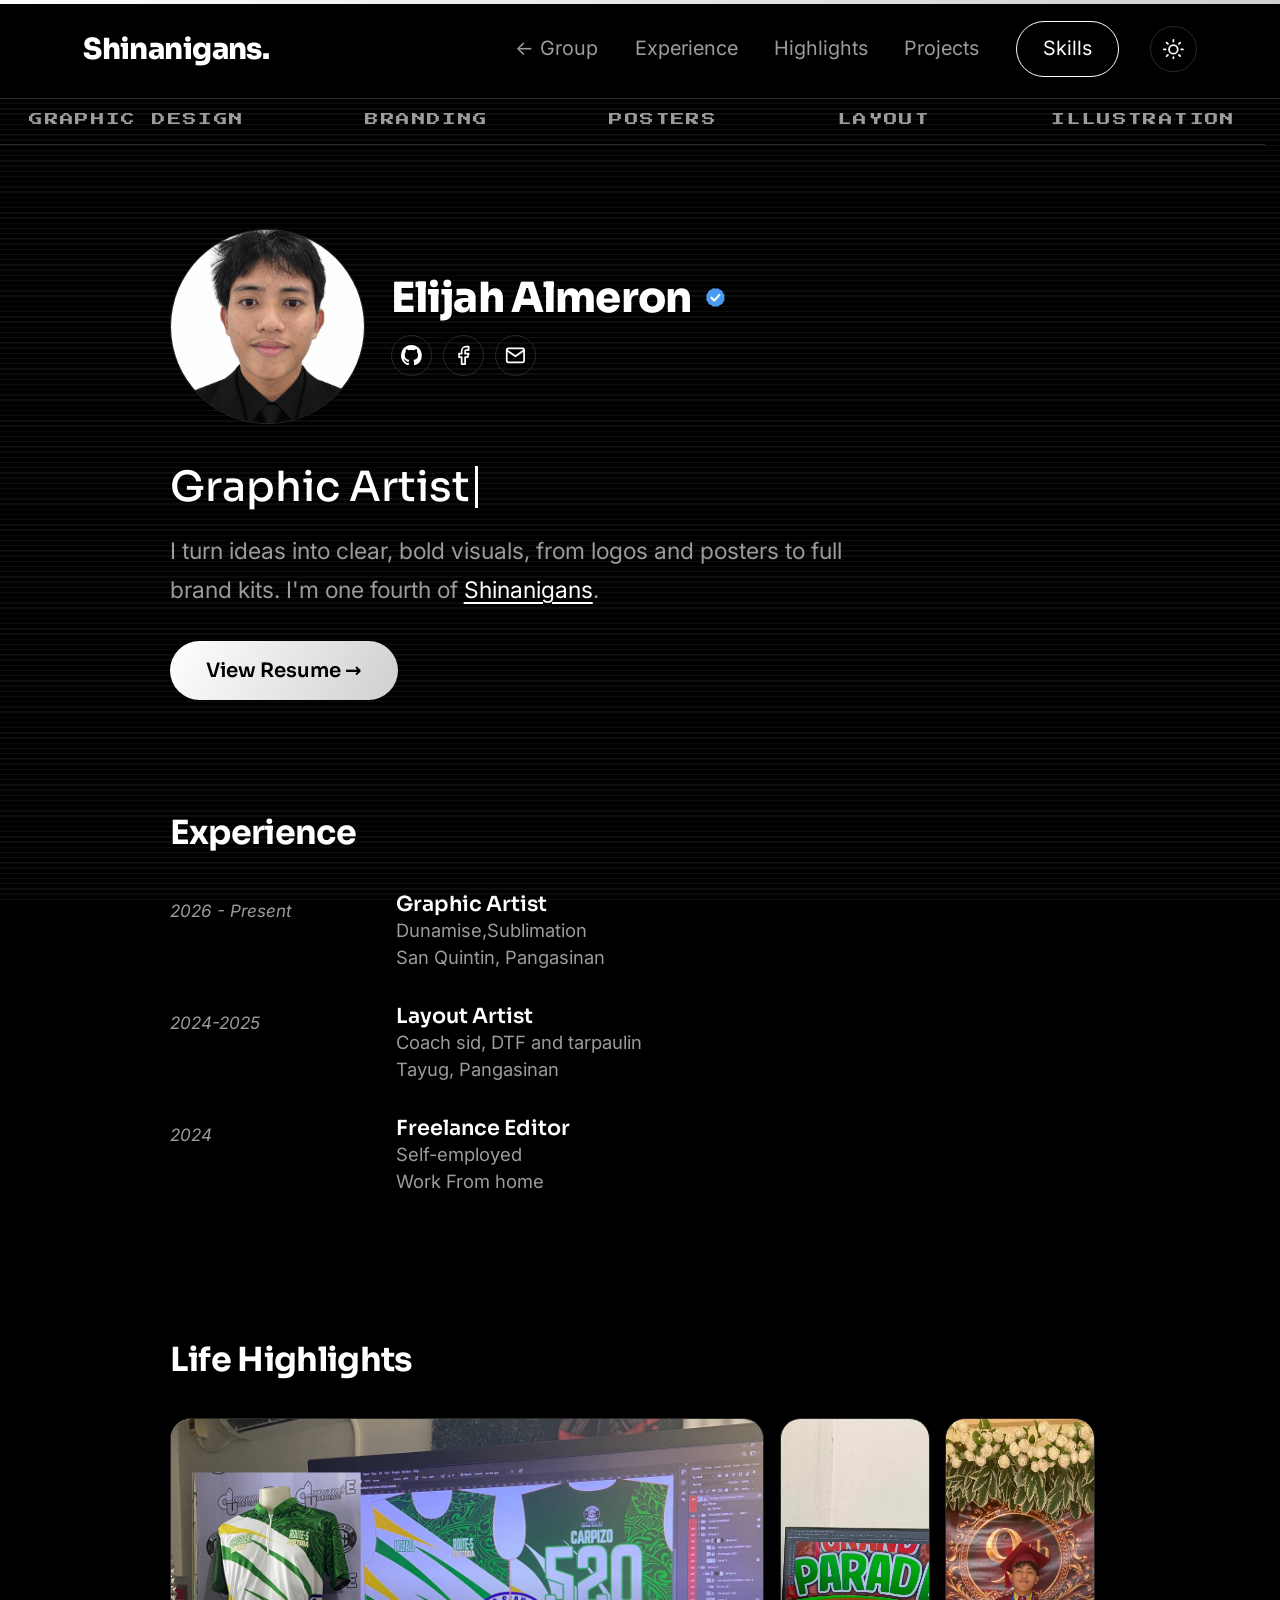
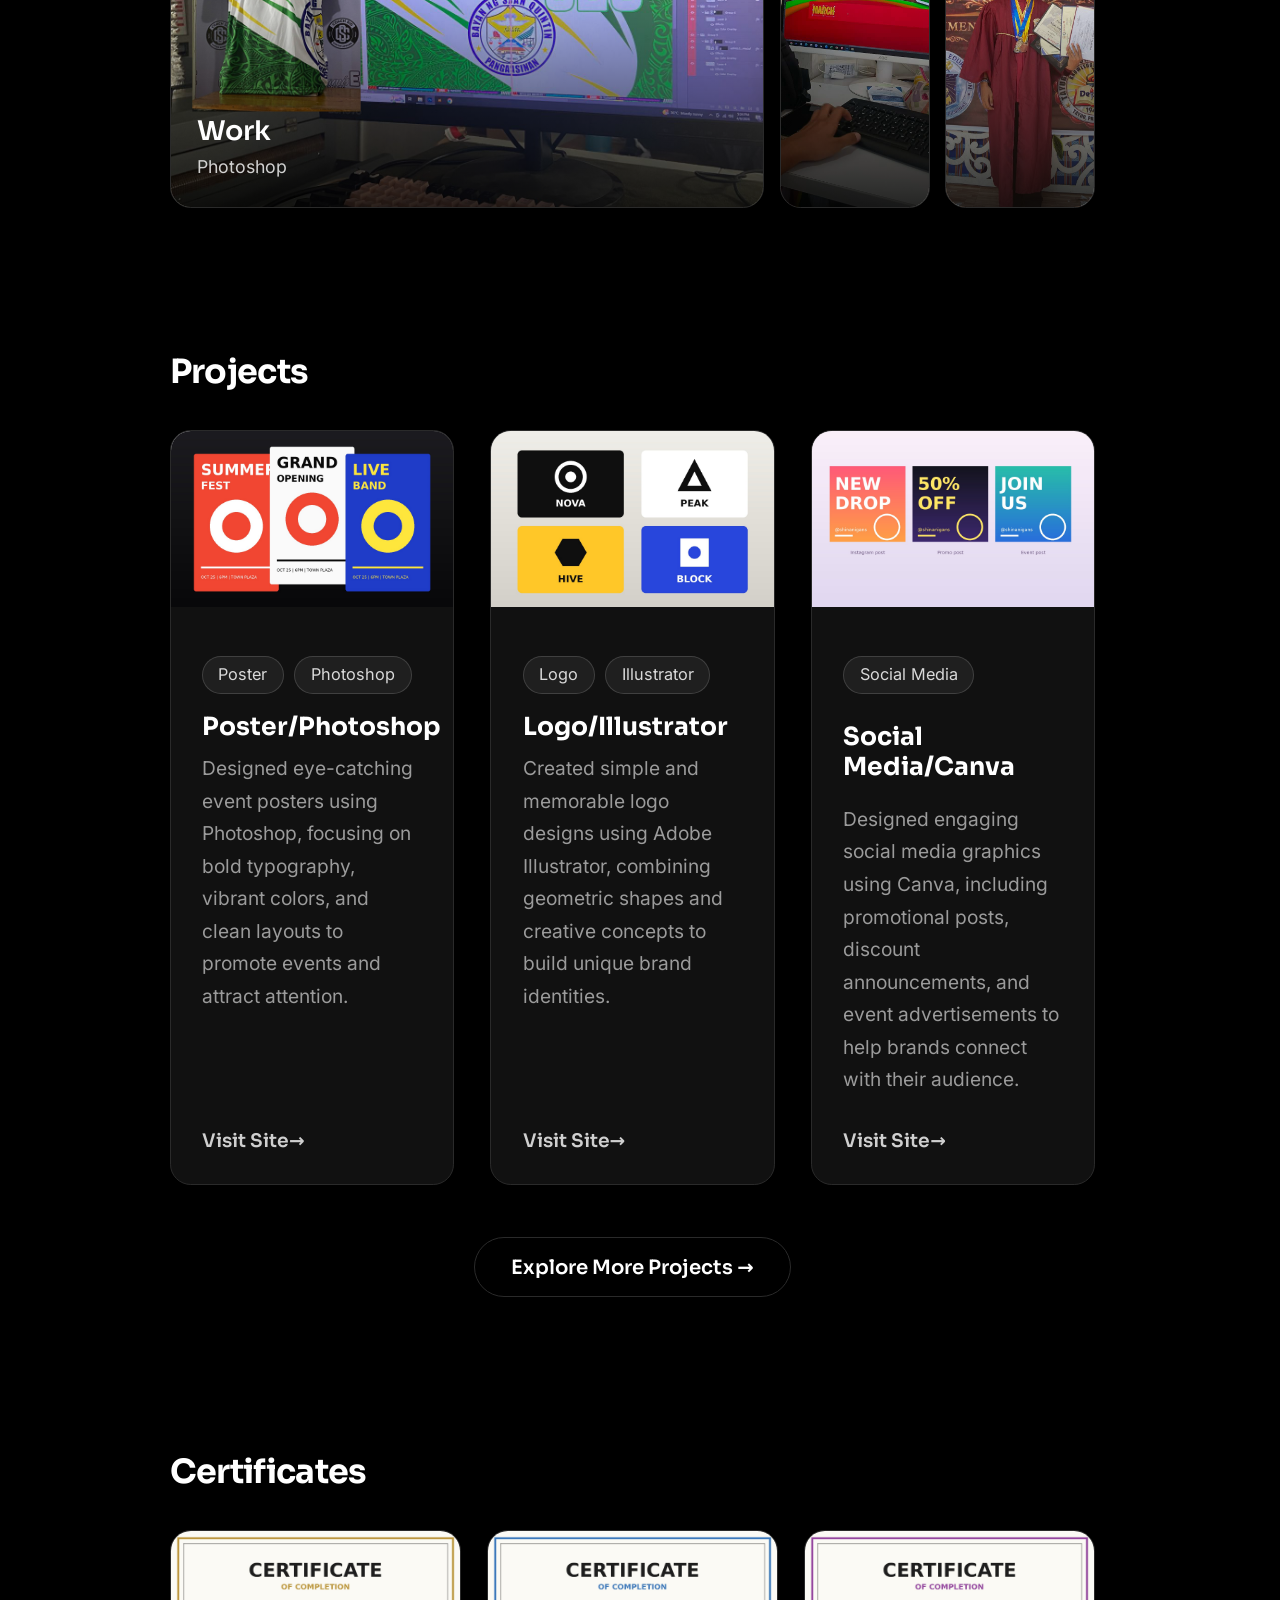
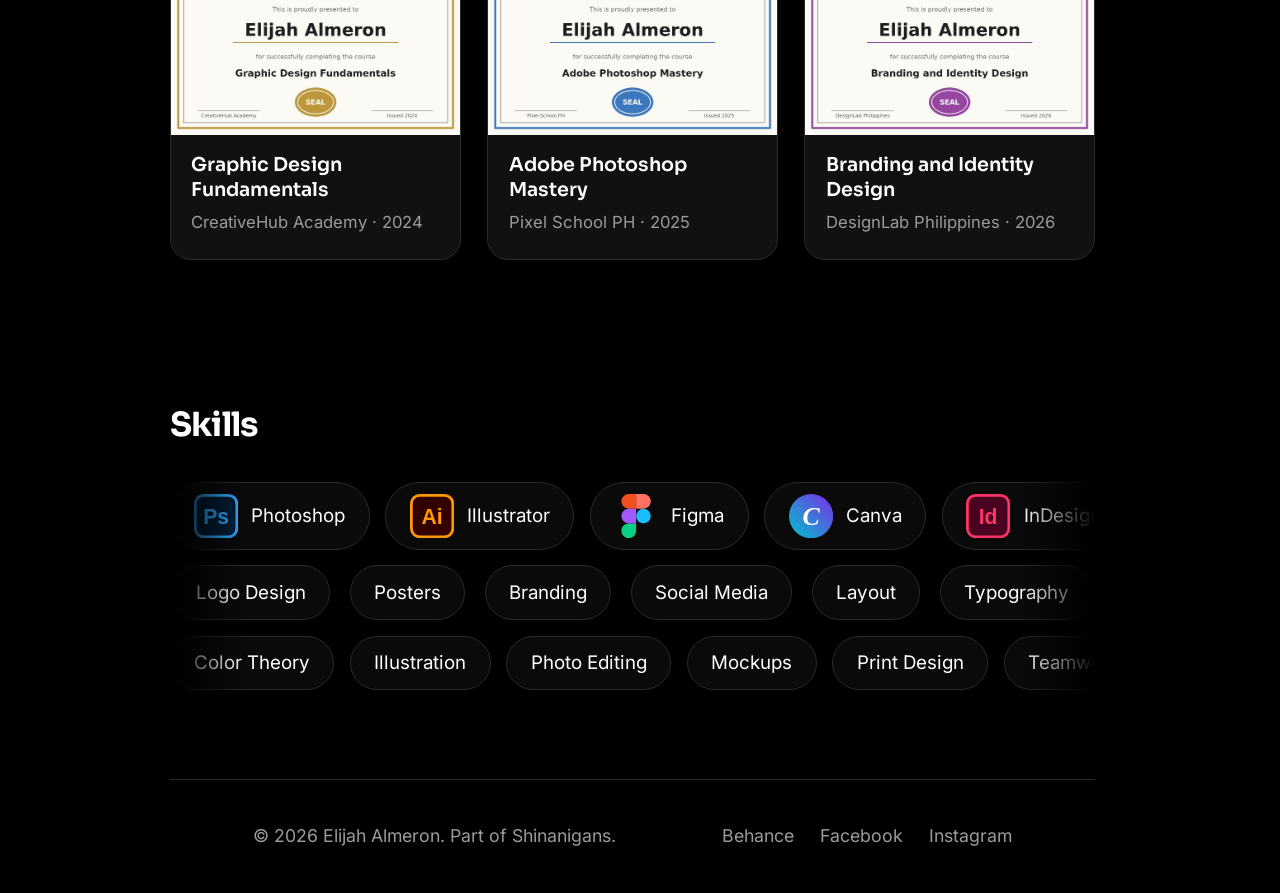
<file: elijah.html>
<!DOCTYPE html>
<html lang="en">
<head>
  <meta charset="UTF-8">
  <meta name="viewport" content="width=device-width, initial-scale=1">
  <title>Elijah Almeron | Shinanigans</title>
  <meta name="description" content="Portfolio of Elijah Almeron, graphic artist and member of Shinanigans.">
  <link rel="preconnect" href="https://fonts.googleapis.com">
  <link rel="preconnect" href="https://fonts.gstatic.com" crossorigin>
  <link href="https://fonts.googleapis.com/css2?family=Press+Start+2P&family=Sora:wght@400;600;800&family=Inter:wght@400;500&display=swap" rel="stylesheet">
  <script>
    try { document.documentElement.dataset.theme = localStorage.getItem('theme') || 'dark'; }
    catch (e) { document.documentElement.dataset.theme = 'dark'; }
  </script>
  <link rel="stylesheet" href="member.css">
</head>
<body>

  <svg width="0" height="0" style="position:absolute" aria-hidden="true">
  <defs>
    <symbol id="ico-ps" viewBox="0 0 24 24"><rect x=".75" y=".75" width="22.5" height="22.5" rx="4.5" fill="#001E36" stroke="#31A8FF" stroke-width="1.5"/><text x="12" y="16.3" text-anchor="middle" font-family="Arial,Helvetica,sans-serif" font-weight="700" font-size="11.5" fill="#31A8FF">Ps</text></symbol>
    <symbol id="ico-ai" viewBox="0 0 24 24"><rect x=".75" y=".75" width="22.5" height="22.5" rx="4.5" fill="#330000" stroke="#FF9A00" stroke-width="1.5"/><text x="12" y="16.3" text-anchor="middle" font-family="Arial,Helvetica,sans-serif" font-weight="700" font-size="11.5" fill="#FF9A00">Ai</text></symbol>
    <symbol id="ico-id" viewBox="0 0 24 24"><rect x=".75" y=".75" width="22.5" height="22.5" rx="4.5" fill="#49021F" stroke="#FF3366" stroke-width="1.5"/><text x="12" y="16.3" text-anchor="middle" font-family="Arial,Helvetica,sans-serif" font-weight="700" font-size="11.5" fill="#FF3366">Id</text></symbol>
    <symbol id="ico-lr" viewBox="0 0 24 24"><rect x=".75" y=".75" width="22.5" height="22.5" rx="4.5" fill="#001E36" stroke="#4DB2FF" stroke-width="1.5"/><text x="12" y="16.3" text-anchor="middle" font-family="Arial,Helvetica,sans-serif" font-weight="700" font-size="11.5" fill="#4DB2FF">Lr</text></symbol>
    <symbol id="ico-fg" viewBox="0 0 38 57">
      <path d="M19 28.5a9.5 9.5 0 1 1 19 0 9.5 9.5 0 0 1-19 0z" fill="#1ABCFE"/>
      <path d="M0 47.5A9.5 9.5 0 0 1 9.5 38H19v9.5a9.5 9.5 0 1 1-19 0z" fill="#0ACF83"/>
      <path d="M19 0v19h9.5a9.5 9.5 0 1 0 0-19H19z" fill="#FF7262"/>
      <path d="M0 9.5A9.5 9.5 0 0 0 9.5 19H19V0H9.5A9.5 9.5 0 0 0 0 9.5z" fill="#F24E1E"/>
      <path d="M0 28.5A9.5 9.5 0 0 0 9.5 38H19V19H9.5A9.5 9.5 0 0 0 0 28.5z" fill="#A259FF"/>
    </symbol>
    <symbol id="ico-cv" viewBox="0 0 24 24">
      <defs><linearGradient id="cvg" x1="0" y1="1" x2="1" y2="0"><stop offset="0" stop-color="#00C4CC"/><stop offset="1" stop-color="#7D2AE8"/></linearGradient></defs>
      <circle cx="12" cy="12" r="12" fill="url(#cvg)"/>
      <text x="12" y="16.8" text-anchor="middle" font-family="Georgia,serif" font-style="italic" font-weight="700" font-size="14" fill="#fff">C</text>
    </symbol>
  </defs>
</svg>



  <!-- ========== NAVBAR ========== -->
  <header class="nav">
    <a href="index.html" class="nav__logo">Shinanigans<span>.</span></a>
    <input type="checkbox" id="menu-toggle" class="nav__check">
    <label for="menu-toggle" class="nav__burger" aria-label="Toggle menu"><i></i><i></i><i></i></label>
    <nav class="nav__links">
      <a href="index.html">&larr; Group</a>
      <a href="#experience">Experience</a>
      <a href="#highlights">Highlights</a>
      <a href="#projects">Projects</a>
      <a href="#skills" class="nav__cta">Skills</a>
    </nav>
    <button class="theme-toggle" id="theme-toggle" type="button" aria-label="Switch to light mode">
      <svg class="icon-sun" viewBox="0 0 24 24" fill="none" stroke="currentColor" stroke-width="2" stroke-linecap="round" stroke-linejoin="round"><circle cx="12" cy="12" r="5"/><path d="M12 1v2M12 21v2M4.22 4.22l1.42 1.42M18.36 18.36l1.42 1.42M1 12h2M21 12h2M4.22 19.78l1.42-1.42M18.36 5.64l1.42-1.42"/></svg>
      <svg class="icon-moon" viewBox="0 0 24 24" fill="none" stroke="currentColor" stroke-width="2" stroke-linecap="round" stroke-linejoin="round"><path d="M21 12.79A9 9 0 1 1 11.21 3 7 7 0 0 0 21 12.79z"/></svg>
    </button>
  </header>

  <main>
    <!-- ========== WORD CAROUSEL ========== -->
    <div class="ticker" aria-hidden="true">
      <div class="ticker__group">
        <span>Graphic Design</span><span>Branding</span><span>Posters</span><span>Layout</span><span>Illustration</span>
      </div>
      <div class="ticker__group">
        <span>Graphic Design</span><span>Branding</span><span>Posters</span><span>Layout</span><span>Illustration</span>
      </div>
    </div>

    <div class="page">

      <!-- ========== PROFILE ========== -->
      <section class="profile" id="home">
        <div class="profile__top">
          <div class="avatar">
            <img src="images/elijah.jpg" alt="Elijah Almeron">
            <img class="avatar__alt" src="almeron.jpg" alt="" onerror="this.remove()">
          </div>
          <div>
            <h1 class="profile__name">Elijah Almeron<svg class="verified" viewBox="0 0 24 24" aria-hidden="true"><g fill="#4A9BEF"><rect x="4" y="4" width="16" height="16" rx="4"/><rect x="4" y="4" width="16" height="16" rx="4" transform="rotate(30 12 12)"/><rect x="4" y="4" width="16" height="16" rx="4" transform="rotate(60 12 12)"/></g><path d="M7.8 12.3l3 3 5.4-6" fill="none" stroke="#fff" stroke-width="2.2" stroke-linecap="round" stroke-linejoin="round"/></svg></h1>
            <div class="profile__icons">
              <a href="https://github.com/ejalmeron" class="social" aria-label="GitHub" target="_blank" rel="noopener noreferrer">
                <svg viewBox="0 0 16 16" fill="currentColor" aria-hidden="true"><path d="M8 0C3.58 0 0 3.58 0 8c0 3.54 2.29 6.53 5.47 7.59.4.07.55-.17.55-.38 0-.19-.01-.82-.01-1.49-2.01.37-2.53-.49-2.69-.94-.09-.23-.48-.94-.82-1.13-.28-.15-.68-.52-.01-.53.63-.01 1.08.58 1.23.82.72 1.21 1.87.87 2.33.66.07-.52.28-.87.51-1.07-1.78-.2-3.64-.89-3.64-3.95 0-.87.31-1.59.82-2.15-.08-.2-.36-1.02.08-2.12 0 0 .67-.21 2.2.82.64-.18 1.32-.27 2-.27.68 0 1.36.09 2 .27 1.53-1.04 2.2-.82 2.2-.82.44 1.1.16 1.92.08 2.12.51.56.82 1.27.82 2.15 0 3.07-1.87 3.75-3.65 3.95.29.25.54.73.54 1.48 0 1.07-.01 1.93-.01 2.2 0 .21.15.46.55.38A8.013 8.013 0 0016 8c0-4.42-3.58-8-8-8z"/></svg>
              </a>
              <a href="https://www.facebook.com/ej.almeron.3" class="social" aria-label="Facebook" target="_blank" rel="noopener noreferrer">
                <svg viewBox="0 0 24 24" fill="none" stroke="currentColor" stroke-width="2" stroke-linecap="round" stroke-linejoin="round" aria-hidden="true"><path d="M18 2h-3a5 5 0 0 0-5 5v3H7v4h3v8h4v-8h3l1-4h-4V7a1 1 0 0 1 1-1h3z"/></svg>
              </a>
              
<a href="https://mail.google.com/mail/?view=cm&fs=1&to=almeronelijah@gmail.com"
   class="social"
   aria-label="Email"
   target="_blank"
   rel="noopener noreferrer">
  <svg viewBox="0 0 24 24" fill="none" stroke="currentColor"
       stroke-width="2" stroke-linecap="round"
       stroke-linejoin="round" aria-hidden="true">
    <path d="M4 4h16c1.1 0 2 .9 2 2v12c0 1.1-.9 2-2 2H4c-1.1 0-2-.9-2-2V6c0-1.1.9-2 2-2z"/>
    <polyline points="22,6 12,13 2,6"/>
  </svg>
</a>

            </div>
          </div>
        </div>
        <h2 class="profile__role" aria-label="Graphic Artist, Branding and Posters">
  <span id="typed" aria-hidden="true">Graphic Artist</span><span class="caret" aria-hidden="true"></span>
</h2>
        <p class="profile__desc">
          I turn ideas into clear, bold visuals, from logos and posters to full brand kits.
          I'm one fourth of <a href="index.html">Shinanigans</a>.
        </p>    
        <a href="Almeron_Resume.pdf" id="resume-open" class="btn btn--primary">View Resume &rarr;</a>
      </section>

      <!-- ========== EXPERIENCE ========== -->
      <section class="section" id="experience">
        <h2 class="section__title">Experience</h2>
        <div class="xp">
          <div class="xp__row">
            <time class="xp__date">2026 - Present</time>
            <div><h3 class="xp__role">Graphic Artist</h3><p class="xp__org">Dunamise,Sublimation</p><p class="xp__place">San Quintin, Pangasinan</p></div>
          </div>
          <div class="xp__row">
            <time class="xp__date">2024-2025</time>
            <div><h3 class="xp__role">Layout Artist</h3><p class="xp__org">Coach sid, DTF and tarpaulin</p><p class="xp__place">Tayug, Pangasinan</p></div>
          </div>
          <div class="xp__row">
            <time class="xp__date">2024</time>
            <div><h3 class="xp__role">Freelance Editor</h3><p class="xp__org">Self-employed</p><p class="xp__place">Work From home</p></div>
          </div>
        </div>
      </section>

      <!-- LIFE HIGHLIGHTS -->
<section class="section" id="highlights">
  <h2 class="section__title">Life Highlights</h2>

  <div class="featured">

    <a href="#projects" class="featured__item featured__item--1">
      <img src="images/highlight1.jpg" alt="Layout Design">
      <div>
        <strong>Work</strong>
        <small>Photoshop</small>
      </div>
    </a>

    <a href="#projects" class="featured__item featured__item--2">
      <img src="images/highlight2.jpg" alt="Graphic design workshop">
      <div>
        <strong>Graphic Posting</strong>
        <small>OJT Workshop</small>
      </div>
    </a>

    <a href="#projects" class="featured__item featured__item--3">
      <img src="images/highlight3.jpg" alt="Awards and achievements">
      <div>
        <strong>Awards</strong>
        <small>Achievement</small>
      </div>
    </a>

  </div>
</section>

      <!-- ========== PROJECTS ========== -->
      <section class="section" id="projects">
        <h2 class="section__title">Projects</h2>
        <div class="projects">
          <a href="#" class="project">
            <div class="project__img project__img--1"><img src="images/work1.jpg" alt="Poster series"></div>
            <div class="project__body">
              <ul class="tags"><li>Poster</li><li>Photoshop</li></ul>
              <h3>Poster/Photoshop</h3>
              <p>Designed eye-catching event posters using Photoshop, focusing on bold typography,
                 vibrant colors, and clean layouts to promote events and attract attention.</p>
              <span class="project__more">Visit Site</span>
            </div>
          </a>
          <a href="#" class="project">
            <div class="project__img project__img--2"><img src="images/work2.jpg" alt="Poster series"></div> 
            <div class="project__body">
              <ul class="tags"><li>Logo</li><li>Illustrator</li></ul>
              <h3>Logo/Illustrator</h3>
              <p>Created simple and memorable logo designs using Adobe Illustrator, combining geometric
                 shapes and creative concepts to build unique brand identities.</p>
              <span class="project__more">Visit Site</span>
            </div>
          </a>
          <a href="#" class="project">
            <div class="project__img project__img--3"><img src="images/work3.jpg" alt="Poster series"></div>
            <div class="project__body">
              <ul class="tags"><li>Social Media</li>
              <h3>Social Media/Canva</h3>
              <p>Designed engaging social media graphics using Canva, including promotional posts, discount
                 announcements, and event advertisements to help brands connect with their audience.</p>
              <span class="project__more">Visit Site</span>
            </div>
          </a>
        </div>
        <div class="center"><a href="#" class="btn btn--ghost">Explore More Projects &rarr;</a></div>
      </section>

      
      <section class="section" id="certificates">
  <h2 class="section__title">Certificates</h2>
  <div class="certs">
    <a href="images/elijah-cert1.jpg" class="cert" target="_blank" rel="noopener noreferrer">
      <div class="cert__img"><img src="images/elijah-cert1.jpg" alt="Certificate: Graphic Design Fundamentals" loading="lazy"></div>
      <div><strong>Graphic Design Fundamentals</strong><small>CreativeHub Academy · 2024</small></div>
    </a>
    <a href="images/elijah-cert2.jpg" class="cert" target="_blank" rel="noopener noreferrer">
      <div class="cert__img"><img src="images/elijah-cert2.jpg" alt="Certificate: Adobe Photoshop Mastery" loading="lazy"></div>
      <div><strong>Adobe Photoshop Mastery</strong><small>Pixel School PH · 2025</small></div>
    </a>
    <a href="images/elijah-cert3.jpg" class="cert" target="_blank" rel="noopener noreferrer">
      <div class="cert__img"><img src="images/elijah-cert3.jpg" alt="Certificate: Branding and Identity Design" loading="lazy"></div>
      <div><strong>Branding and Identity Design</strong><small>DesignLab Philippines · 2026</small></div>
    </a>
  </div>
</section>


      <!-- ========== SKILLS ========== -->
<section class="section" id="skills">
  <h2 class="section__title">Skills</h2>

  <div class="chips chips--logos" aria-hidden="true">
    <div class="chips__group">
      <span><svg class="ico"><use href="#ico-ps"/></svg>Photoshop</span>
      <span><svg class="ico"><use href="#ico-ai"/></svg>Illustrator</span>
      <span><svg class="ico"><use href="#ico-fg"/></svg>Figma</span>
      <span><svg class="ico"><use href="#ico-cv"/></svg>Canva</span>
      <span><svg class="ico"><use href="#ico-id"/></svg>InDesign</span>
      <span><svg class="ico"><use href="#ico-lr"/></svg>Lightroom</span>
    </div>
    <div class="chips__group">
      <span><svg class="ico"><use href="#ico-ps"/></svg>Photoshop</span>
      <span><svg class="ico"><use href="#ico-ai"/></svg>Illustrator</span>
      <span><svg class="ico"><use href="#ico-fg"/></svg>Figma</span>
      <span><svg class="ico"><use href="#ico-cv"/></svg>Canva</span>
      <span><svg class="ico"><use href="#ico-id"/></svg>InDesign</span>
      <span><svg class="ico"><use href="#ico-lr"/></svg>Lightroom</span>
    </div>
  </div>

  <div class="chips chips--reverse" aria-hidden="true">
    <div class="chips__group"><span>Logo Design</span><span>Posters</span><span>Branding</span><span>Social Media</span><span>Layout</span><span>Typography</span></div>
    <div class="chips__group"><span>Logo Design</span><span>Posters</span><span>Branding</span><span>Social Media</span><span>Layout</span><span>Typography</span></div>
  </div>

  <div class="chips" aria-hidden="true">
    <div class="chips__group"><span>Color Theory</span><span>Illustration</span><span>Photo Editing</span><span>Mockups</span><span>Print Design</span><span>Teamwork</span></div>
    <div class="chips__group"><span>Color Theory</span><span>Illustration</span><span>Photo Editing</span><span>Mockups</span><span>Print Design</span><span>Teamwork</span></div>
  </div>

  <ul class="sr-only"><li>Photoshop, Illustrator, Figma, Canva, InDesign, Lightroom</li><li>Logo design, posters, branding, social media, layout, typography</li><li>Color theory, illustration, photo editing, mockups, print design, teamwork</li></ul>
</section>

  <footer class="footer">
    <p>&copy; 2026 Elijah Almeron. Part of <a href="index.html">Shinanigans</a>.</p>
    <div class="footer__links"><a href="#">Behance</a><a href="#">Facebook</a><a href="#">Instagram</a></div>
  </footer>

  <dialog class="resume" id="resume-modal" aria-label="Resume">
  <div class="resume__bar">
    <strong>Resume</strong>
    <div class="resume__actions">
      <a href="elijah-cv.pdf" target="_blank" rel="noopener" class="btn btn--primary">Open PDF &nearr;</a>
      <button type="button" class="resume__close" aria-label="Close resume">&times;</button>
    </div>
  </div>
  <div class="resume__body">
    <img src="images/elijah-resume.jpg" alt="Resume of Elijah Almeron">
  </div>
</dialog>

  <script>
  const root = document.documentElement;
  const toggle = document.getElementById('theme-toggle');
  const updateLabel = () => toggle.setAttribute('aria-label',
    root.dataset.theme === 'dark' ? 'Switch to light mode' : 'Switch to dark mode');
  updateLabel();

  toggle.addEventListener('click', () => {
    const next = root.dataset.theme === 'dark' ? 'light' : 'dark';
    const apply = () => {
      root.dataset.theme = next;
      try { localStorage.setItem('theme', next); } catch (e) {}
      updateLabel();
    };

    // no animation support or reduced motion: just switch
    if (!document.startViewTransition || matchMedia('(prefers-reduced-motion: reduce)').matches) {
      apply();
      return;
    }

    const slash = document.createElement('div');
    slash.className = 'sword-slash';
    document.body.appendChild(slash);

    const transition = document.startViewTransition(apply);
    transition.ready.then(() => {
      const opts = { duration: 650, easing: 'cubic-bezier(.7,0,.2,1)' };

      // the new theme is revealed behind a slanted edge
      root.animate({
        clipPath: [
          'polygon(0 0, 0 0, -30% 100%, 0 100%)',
          'polygon(0 0, 160% 0, 130% 100%, 0 100%)'
        ]
      }, { ...opts, pseudoElement: '::view-transition-new(root)' });

      // the blade: a thin band riding that same edge
      slash.animate({
        clipPath: [
          'polygon(0% 0, 0.8% 0, -29.2% 100%, -30% 100%)',
          'polygon(160% 0, 160.8% 0, 130.8% 100%, 130% 100%)'
        ]
      }, opts);
    });
    transition.finished.then(() => slash.remove());
  });
</script>


  <script>
    // pixel-block reveal on the profile photo (plays when it scrolls into view; hover swaps to a second photo)
    (function () {
      const avatar = document.querySelector('.avatar');
      if (!avatar || matchMedia('(prefers-reduced-motion: reduce)').matches) return;

      const N = 10;                                   // grid size: 10 x 10 blocks
      const grid = document.createElement('div');
      grid.className = 'avatar__px';
      grid.style.setProperty('--n', N);
      for (let i = 0; i < N * N; i++) {
        const cell = document.createElement('i');
        if (Math.random() < 0.35) cell.className = 'dark';   // mix of white and black blocks
        grid.appendChild(cell);
      }
      avatar.appendChild(grid);

      const cells = Array.from(grid.children);
      let timers = [];
      function play() {
        timers.forEach(clearTimeout);
        timers = [];
        grid.classList.add('instant');                // cover the photo again, no animation
        cells.forEach(c => c.classList.remove('off'));
        void grid.offsetWidth;
        grid.classList.remove('instant');
        cells.forEach(c => timers.push(setTimeout(() => c.classList.add('off'), 200 + Math.random() * 1000)));
      }

      new IntersectionObserver((entries, io) => {
        if (entries[0].isIntersecting) { play(); io.disconnect(); }
      }, { threshold: 0.4 }).observe(avatar);
      // hover: blocks cover the photo, the picture swaps, then the blocks dissolve
      function swap(showAlt) {
        timers.forEach(clearTimeout);
        timers = [];
        cells.forEach(c => timers.push(setTimeout(() => c.classList.remove('off'), Math.random() * 350)));
        timers.push(setTimeout(() => avatar.classList.toggle('alt', showAlt), 420));
        cells.forEach(c => timers.push(setTimeout(() => c.classList.add('off'), 480 + Math.random() * 500)));
      }
      avatar.addEventListener('mouseenter', () => swap(true));
      avatar.addEventListener('mouseleave', () => swap(false));
    })();
  </script>
  <script>
  // typing effect (safe: can never run twice, no jumping)
  (function () {
    const el = document.getElementById('typed');
    if (!el || el.dataset.running) return;
    el.dataset.running = '1';

    const phrases = ['Graphic Artist', 'Layout Artist', 'Branding & Posters', 'Logo Designer'];
    if (matchMedia('(prefers-reduced-motion: reduce)').matches) { el.textContent = phrases[0]; return; }

    const TYPE = 90, DELETE = 45, HOLD = 1400, GAP = 350;
    let p = 0, i = 0, deleting = false;

    (function tick() {
      const text = phrases[p];
      i += deleting ? -1 : 1;
      el.textContent = text.slice(0, i);

      let delay = deleting ? DELETE : TYPE;
      if (!deleting && i === text.length) { deleting = true; delay = HOLD; }
      else if (deleting && i === 0) { deleting = false; p = (p + 1) % phrases.length; delay = GAP; }
      setTimeout(tick, delay);
    })();
  })();
</script>


<script>
  // resume popup: shows the resume picture, with a button that opens the PDF in a new tab
  (function () {
    const modal = document.getElementById('resume-modal');
    const openBtn = document.getElementById('resume-open');
    if (!modal || !openBtn) return;

    openBtn.addEventListener('click', (e) => {
      e.preventDefault();
      modal.showModal();
      document.body.style.overflow = 'hidden';
    });

    modal.querySelector('.resume__close').addEventListener('click', () => modal.close());
    modal.addEventListener('click', (e) => { if (e.target === modal) modal.close(); });
    modal.addEventListener('close', () => { document.body.style.overflow = ''; });
  })();
</script>

</body>
</html>
</file>
<file: member.css>
/* =========================================================
   member.css: styles for individual member pages (elijah.html, ...)
   Standalone: it does not need style.css.
   ========================================================= */

/* ---------- TOKENS ---------- */
:root {
  --bg: #000000;
  --bg-2: #0a0a0a;
  --surface: #111111;
  --line: #2a2a2a;
  --text: #ffffff;
  --muted: #9b9b9b;
  --accent: #ffffff;
  --accent-2: #cfcfcf;
  --on-accent: #000000;            /* text that sits on top of --accent */
  --shine: rgba(0,0,0,.22);
  --glow: rgba(255,255,255,.1);
  --glow-strong: rgba(255,255,255,.23);
  --tag-bg: rgba(255,255,255,.06);
  --tag-border: rgba(255,255,255,.15);
  --tag-text: #d9d9d9;
  --icon-bg: rgba(255,255,255,.09);
  --nav-bg: rgba(0,0,0,.55);
  --nav-bg-solid: rgba(0,0,0,.92);
  --photo-bg:
    radial-gradient(circle at 30% 20%, rgba(255,255,255,.18), transparent 55%),
    linear-gradient(160deg, #4a4a4a, #0d0d0d 70%);
  --radius: 16px;
  --ease: cubic-bezier(.2, .8, .2, 1);
  --font-head: "Sora", system-ui, sans-serif;
  --font-body: "Inter", system-ui, sans-serif;
  --font-retro: "Press Start 2P", monospace;
}
:root[data-theme="light"] {
  --bg: #ffffff;
  --bg-2: #f3f3f3;
  --surface: #f7f7f7;
  --line: #d9d9d9;
  --text: #0a0a0a;
  --muted: #5c5c5c;
  --accent: #0a0a0a;
  --accent-2: #333333;
  --on-accent: #ffffff;
  --shine: rgba(255,255,255,.3);
  --glow: rgba(0,0,0,.12);
  --glow-strong: rgba(0,0,0,.25);
  --tag-bg: rgba(0,0,0,.05);
  --tag-border: rgba(0,0,0,.15);
  --tag-text: #333333;
  --icon-bg: rgba(0,0,0,.07);
  --nav-bg: rgba(255,255,255,.6);
  --nav-bg-solid: rgba(255,255,255,.92);
  --photo-bg:
    radial-gradient(circle at 30% 20%, rgba(255,255,255,.7), transparent 55%),
    linear-gradient(160deg, #dcdcdc, #a8a8a8 70%);
}

/* ---------- BASE ---------- */
*, *::before, *::after { box-sizing: border-box; margin: 0; padding: 0; }
html { scroll-behavior: smooth; scroll-padding-top: 80px; }
body {
  background: var(--bg);
  color: var(--text);
  font-family: var(--font-body);
  line-height: 1.7;
  overflow-x: hidden;
}
a { color: inherit; text-decoration: none; }
ul { list-style: none; }
h1, h2, h3, h4 { font-family: var(--font-head); line-height: 1.2; }
:focus-visible { outline: 2px solid var(--accent-2); outline-offset: 3px; }
::selection { background: var(--text); color: var(--bg); }

/* ---------- NAVBAR ---------- */
.nav {
  position: fixed;
  top: 0; left: 0; right: 0;
  z-index: 50;
  display: flex;
  align-items: center;
  justify-content: space-between;
  padding: 16px clamp(20px, 5vw, 64px);
  background: var(--nav-bg-solid);
  backdrop-filter: blur(12px);
  border-bottom: 1px solid var(--line);
}
.nav__logo { font: 800 1.4rem var(--font-head); letter-spacing: -.02em; }
.nav__logo span { color: var(--accent); }
.nav__links { display: flex; align-items: center; gap: 28px; margin-left: auto; }
.nav__links a { position: relative; color: var(--muted); font-size: .95rem; transition: color .25s; }
.nav__links a:not(.nav__cta)::after {
  content: "";
  position: absolute;
  left: 0; bottom: -4px;
  width: 100%; height: 2px;
  background: var(--accent);
  transform: scaleX(0);
  transform-origin: right;
  transition: transform .35s var(--ease);
}
.nav__links a:hover { color: var(--text); }
.nav__links a:hover::after { transform: scaleX(1); transform-origin: left; }
.nav__cta {
  padding: 8px 20px;
  border: 1px solid var(--accent);
  border-radius: 999px;
  color: var(--text) !important;
  transition: background .3s, box-shadow .3s, transform .3s var(--ease);
}
.nav__cta:hover {
  background: var(--accent);
  color: var(--on-accent) !important;
  box-shadow: 0 8px 24px var(--glow-strong);
  transform: translateY(-2px);
}
.nav__check { display: none; }
.nav__burger { display: none; cursor: pointer; width: 28px; flex-direction: column; gap: 6px; }
.nav__burger i { height: 2px; background: var(--text); border-radius: 2px; transition: transform .3s, opacity .3s; }

/* theme toggle (top right) */
.theme-toggle {
  display: grid;
  place-items: center;
  width: 36px; height: 36px;
  margin-left: 24px;
  background: none;
  border: 1px solid var(--line);
  border-radius: 50%;
  color: var(--text);
  cursor: pointer;
  transition: transform .3s var(--ease), background .3s, border-color .3s, color .3s;
}
.theme-toggle:hover { background: var(--accent); border-color: var(--accent); color: var(--on-accent); transform: rotate(20deg); }
.theme-toggle svg { width: 16px; height: 16px; grid-area: 1 / 1; }
.theme-toggle .icon-moon { display: none; }
:root[data-theme="light"] .theme-toggle .icon-sun { display: none; }
:root[data-theme="light"] .theme-toggle .icon-moon { display: block; }

/* ---------- WORD CAROUSEL ---------- */
.ticker {
  --gap: 3rem;
  display: flex;
  gap: var(--gap);
  overflow: hidden;
  margin-top: 72px;                 /* clears the fixed navbar */
  padding: 14px 0;
  border-block: 1px solid var(--line);
}
.ticker__group {
  display: flex;
  flex-shrink: 0;
  min-width: 100%;
  justify-content: space-around;
  gap: var(--gap);
  animation: ticker 25s linear infinite;
}
.ticker__group span {
  font: 400 .65rem/1 var(--font-retro);
  letter-spacing: .1em;
  text-transform: uppercase;
  color: var(--muted);
  white-space: nowrap;
}
@keyframes ticker { to { transform: translateX(calc(-100% - var(--gap))); } }

/* ---------- BUTTONS + SOCIAL ---------- */
.btn {
  position: relative;
  overflow: hidden;
  display: inline-block;
  padding: 13px 28px;
  border-radius: 999px;
  font: 600 .95rem var(--font-head);
  transition: transform .3s var(--ease), box-shadow .3s, border-color .3s;
}
.btn--primary { background: linear-gradient(120deg, var(--accent), var(--accent-2)); color: var(--on-accent); }
.btn--primary::after {            /* shine sweep on hover */
  content: "";
  position: absolute;
  top: 0; left: -80%;
  width: 50%; height: 100%;
  background: linear-gradient(100deg, transparent, var(--shine), transparent);
  transform: skewX(-20deg);
  transition: left .6s var(--ease);
}
.btn--primary:hover { transform: translateY(-3px); box-shadow: 0 12px 28px var(--glow-strong); }
.btn--primary:hover::after { left: 130%; }
.btn--ghost { border: 1px solid var(--line); color: var(--text); }
.btn--ghost:hover { border-color: var(--accent-2); color: var(--accent-2); transform: translateY(-3px); }

.social {
  display: grid;
  place-items: center;
  width: 40px; height: 40px;
  border: 1px solid var(--line);
  border-radius: 50%;
  font: 600 .75rem var(--font-head);
  transition: transform .3s var(--ease), background .3s, border-color .3s, color .3s;
}
.social:hover { color: var(--on-accent); background: var(--accent); border-color: var(--accent); transform: translateY(-5px) rotate(8deg); }

/* ---------- MEMBER INTRO ---------- */
.member {
  max-width: 1200px;
  margin: 0 auto;
  padding: 96px clamp(20px, 5vw, 64px);
  display: grid;
  grid-template-columns: 1.1fr .9fr;
  align-items: center;
  gap: 56px;
}
.member__hello { color: var(--muted); font-size: 1rem; margin-bottom: 8px; }
.member__name {
  font: 800 clamp(3rem, 8vw, 5.5rem)/1.05 var(--font-head);
  letter-spacing: -.03em;
  margin-bottom: 20px;
}
.member__role { font: 500 1.3rem var(--font-head); margin-bottom: 24px; }
.member__role::after {                 /* blinking cursor */
  content: "";
  display: inline-block;
  width: 2px; height: 1.1em;
  margin-left: 6px;
  vertical-align: -.15em;
  background: var(--text);
  animation: caret .6s step-end infinite;
}
@keyframes caret { 50% { opacity: 0; } }

.member__desc { max-width: 52ch; color: var(--muted); margin-bottom: 32px; }
.member__buttons { display: flex; flex-wrap: wrap; gap: 14px; margin-bottom: 28px; }
.member__links { display: flex; align-items: center; gap: 12px; }
.member__cv { margin-left: 8px; color: var(--muted); font-size: .9rem; transition: color .25s; }
.member__cv:hover { color: var(--text); }

.member__photo {
  aspect-ratio: 4 / 5;
  width: min(100%, 420px);
  justify-self: center;
  border-radius: 20px;
  border: 1px solid var(--line);
  overflow: hidden;
  background: var(--photo-bg);
  box-shadow: 0 20px 50px var(--glow);
}
.member__photo img { width: 100%; height: 100%; object-fit: cover; }

/* ---------- SHARED SECTION ---------- */
.section { max-width: 1200px; margin: 0 auto; padding: 96px clamp(20px, 5vw, 64px); }
.section__eyebrow { color: var(--accent-2); font-size: .9rem; margin-bottom: 6px; }
.section__title { font-size: clamp(1.9rem, 4vw, 2.8rem); letter-spacing: -.02em; margin-bottom: 48px; }

.card {
  background: var(--surface);
  border: 1px solid var(--line);
  border-radius: var(--radius);
  padding: 28px;
  transition: transform .4s var(--ease), border-color .3s, box-shadow .4s;
}
.card:hover { transform: translateY(-6px); border-color: var(--accent); box-shadow: 0 18px 40px var(--glow); }
.card h3 { font-size: 1.15rem; margin-bottom: 12px; }
.card p { color: var(--muted); }

.tags { display: flex; flex-wrap: wrap; gap: 8px; margin-top: 14px; }
.tags li {
  padding: 3px 12px;
  background: var(--tag-bg);
  border: 1px solid var(--tag-border);
  border-radius: 999px;
  font-size: .78rem;
  color: var(--tag-text);
  transition: background .25s, color .25s, transform .25s var(--ease);
}
.tags li:hover { background: var(--accent); color: var(--on-accent); transform: translateY(-2px); }

/* ---------- ABOUT ---------- */
.about { position: relative; }
.about__badge {
  position: absolute;
  top: -90px; right: 0;
  font: 800 clamp(3rem, 10vw, 6.5rem)/1 var(--font-head);
  color: transparent;
  -webkit-text-stroke: 1px var(--line);
  user-select: none;
  transition: -webkit-text-stroke-color .4s;
}
.about:hover .about__badge { -webkit-text-stroke-color: var(--accent); }
.about__cols { display: grid; grid-template-columns: repeat(3, 1fr); gap: 24px; }
.card--details dl div { display: flex; justify-content: space-between; gap: 16px; padding: 8px 0; border-bottom: 1px dashed var(--line); font-size: .9rem; }
.card--details dt { color: var(--muted); }
.card--details dd { text-align: right; }

/* ---------- SKILLS ---------- */
.stack { display: grid; grid-template-columns: repeat(2, 1fr); gap: 24px; }
.stack__group {
  background: var(--surface);
  border: 1px solid var(--line);
  border-radius: var(--radius);
  padding: 28px;
  transition: border-color .3s, transform .4s var(--ease);
}
.stack__group:hover { border-color: var(--accent); transform: translateY(-4px); }
.stack__group h3 { font-size: 1.15rem; }
.stack__group > p { color: var(--muted); font-size: .9rem; margin: 4px 0 20px; }
.stack__group ul { display: flex; flex-wrap: wrap; gap: 12px; }
.stack__group li {
  display: flex;
  align-items: center;
  gap: 10px;
  padding: 8px 16px 8px 8px;
  background: var(--bg-2);
  border: 1px solid var(--line);
  border-radius: 999px;
  font-size: .9rem;
  transition: transform .3s var(--ease), border-color .3s, background .3s;
}
.stack__group li b {
  display: grid;
  place-items: center;
  width: 30px; height: 30px;
  border-radius: 50%;
  background: var(--icon-bg);
  color: var(--tag-text);
  font: 700 .72rem var(--font-head);
  transition: transform .4s var(--ease), background .3s, color .3s;
}
.stack__group li:hover { transform: translateY(-4px); border-color: var(--accent-2); background: var(--surface); }
.stack__group li:hover b { transform: rotate(360deg); background: var(--accent-2); color: var(--bg); }

/* ---------- PROJECTS ---------- */
.projects { display: grid; grid-template-columns: repeat(3, 1fr); gap: 28px; }
.project {
  display: flex;
  flex-direction: column;
  background: var(--surface);
  border: 1px solid var(--line);
  border-radius: var(--radius);
  overflow: hidden;
  transition: transform .45s var(--ease), border-color .3s, box-shadow .45s;
}
.project:hover { transform: translateY(-10px); border-color: var(--accent); box-shadow: 0 24px 50px var(--glow); }
.project__img { aspect-ratio: 16 / 10; overflow: hidden; position: relative; }
.project__img::before {            /* placeholder art, covered when you add a real <img> */
  content: "";
  position: absolute;
  inset: 0;
  transition: transform .7s var(--ease);
}
.project__img img { width: 100%; height: 100%; object-fit: cover; position: relative; transition: transform .7s var(--ease); }
.project:hover .project__img::before,
.project:hover .project__img img { transform: scale(1.12); }
.project__img--1::before { background: linear-gradient(135deg, #f2f2f2, #3a3a3a); }
.project__img--2::before { background: linear-gradient(135deg, #8a8a8a, #151515); }
.project__img--3::before { background: linear-gradient(135deg, #cfcfcf, #1c1c1c); }
.project__body { display: flex; flex-direction: column; flex: 1; padding: 24px; }
.project__body h3 { font-size: 1.2rem; margin: 14px 0 8px; }
.project__body p { color: var(--muted); font-size: .92rem; flex: 1; }
.project__more { align-self: flex-start; margin-top: 18px; color: var(--accent-2); font: 600 .9rem var(--font-head); }
.project__more::after { content: " \2192"; display: inline-block; transition: transform .3s var(--ease); }
.project:hover .project__more::after { transform: translateX(6px); }

/* ---------- CONTACT ---------- */
.contact { display: grid; grid-template-columns: 1fr 1fr; gap: 28px; }
.contact__map {
  display: flex;
  flex-direction: column;
  justify-content: center;
  align-items: center;
  min-height: 320px;
  border: 1px solid var(--line);
  border-radius: var(--radius);
  background:
    repeating-linear-gradient(45deg, transparent 0 18px, var(--tag-bg) 18px 36px),
    var(--surface);
  overflow: hidden;
}
.contact__map span { color: var(--muted); }
.contact__map iframe { width: 100%; height: 100%; border: 0; }
.contact__list { display: grid; gap: 12px; align-content: start; }
.contact__list a {
  display: flex;
  justify-content: space-between;
  align-items: center;
  gap: 16px;
  padding: 16px 22px;
  background: var(--surface);
  border: 1px solid var(--line);
  border-radius: 12px;
  transition: transform .35s var(--ease), border-color .3s, background .3s;
}
.contact__list a span { color: var(--muted); font-size: .85rem; transition: color .3s; }
.contact__list a:hover { transform: translateX(10px); border-color: var(--accent); background: var(--tag-bg); }
.contact__list a:hover span { color: var(--accent-2); }

/* ---------- FOOTER ---------- */
.footer {
  display: flex;
  flex-wrap: wrap;
  justify-content: space-between;
  align-items: center;
  gap: 12px;
  padding: 32px clamp(20px, 5vw, 64px);
  border-top: 1px solid var(--line);
  color: var(--muted);
  font-size: .85rem;
}
.footer__links { display: flex; gap: 20px; }
.footer a { transition: color .25s, transform .25s var(--ease); }
.footer a:hover { color: var(--accent-2); }
.footer__links a:hover { transform: translateY(-2px); }

/* ---------- RESPONSIVE ---------- */
@media (max-width: 960px) {
  .member { grid-template-columns: 1fr; gap: 40px; }
  .member__photo { order: -1; width: min(100%, 320px); }
  .about__cols, .projects { grid-template-columns: 1fr 1fr; }
  .contact { grid-template-columns: 1fr; }
}
@media (max-width: 720px) {
  .nav__burger { display: flex; margin-left: auto; }
  .theme-toggle { margin-left: 16px; }
  .nav__links {
    position: absolute;
    top: 100%; left: 0; right: 0;
    flex-direction: column;
    align-items: flex-start;
    gap: 18px;
    padding: 24px clamp(20px, 5vw, 64px);
    background: var(--bg-2);
    border-bottom: 1px solid var(--line);
    clip-path: inset(0 0 100% 0);
    transition: clip-path .45s var(--ease);
  }
  .nav__check:checked ~ .nav__links { clip-path: inset(0 0 0 0); }
  .nav__check:checked ~ .nav__burger i:nth-child(1) { transform: translateY(8px) rotate(45deg); }
  .nav__check:checked ~ .nav__burger i:nth-child(2) { opacity: 0; }
  .nav__check:checked ~ .nav__burger i:nth-child(3) { transform: translateY(-8px) rotate(-45deg); }
  .about__cols, .projects, .stack { grid-template-columns: 1fr; }
  .about__badge { top: -70px; }
}

/* ---------- REDUCED MOTION ---------- */
@media (prefers-reduced-motion: reduce) {
  html { scroll-behavior: auto; }
  *, *::before, *::after { animation-duration: .01ms !important; animation-delay: 0s !important; animation-iteration-count: 1 !important; transition-duration: .01ms !important; }
  .ticker__group { animation: none; }
}

/* ---------- SCROLL ANIMATIONS (CSS only) ---------- */
@supports (animation-timeline: view()) {
  @media (prefers-reduced-motion: no-preference) {
    @keyframes scroll-fade {
      0%   { opacity: 0; translate: 0 48px; }
      22%  { opacity: 1; translate: 0 0; }
      78%  { opacity: 1; translate: 0 0; }
      100% { opacity: 0; translate: 0 -48px; }
    }
    @keyframes scroll-fade-left {
      0%   { opacity: 0; translate: -60px 0; }
      22%  { opacity: 1; translate: 0 0; }
      78%  { opacity: 1; translate: 0 0; }
      100% { opacity: 0; translate: -60px 0; }
    }
    @keyframes scroll-fade-right {
      0%   { opacity: 0; translate: 60px 0; }
      22%  { opacity: 1; translate: 0 0; }
      78%  { opacity: 1; translate: 0 0; }
      100% { opacity: 0; translate: 60px 0; }
    }
    .section__eyebrow, .section__title, .card, .stack__group, .project,
    .about__badge, .member__text, .member__photo, .footer > * {
      animation: scroll-fade linear both;
      animation-timeline: view();
    }
    .contact__map { animation: scroll-fade-left linear both; animation-timeline: view(); }
    .contact__list li { animation: scroll-fade-right linear both; animation-timeline: view(); }
  }
}

@supports (animation-timeline: scroll()) {
  @media (prefers-reduced-motion: no-preference) {
    /* scroll progress bar */
    body::before {
      content: "";
      position: fixed;
      top: 0; left: 0;
      width: 100%; height: 3px;
      background: linear-gradient(90deg, var(--accent), var(--accent-2));
      transform-origin: left;
      z-index: 60;
      animation: scroll-progress linear both;
      animation-timeline: scroll(root);
    }
    @keyframes scroll-progress { from { transform: scaleX(0); } to { transform: scaleX(1); } }

    /* navbar tightens up on scroll */
    .nav {
      animation: nav-shrink linear both;
      animation-timeline: scroll(root);
      animation-range: 0 160px;
    }
    @keyframes nav-shrink {
      from { padding-block: 16px; background: var(--nav-bg); }
      to   { padding-block: 9px;  background: var(--nav-bg-solid); }
    }

    /* photo drifts slightly inside its frame */
    .member__photo img {
      height: 120%;
      animation: photo-drift linear both;
      animation-timeline: view();
    }
    @keyframes photo-drift { from { translate: 0 0; } to { translate: 0 -16%; } }
  }
}

/* =========================================================
   PROFILE-STYLE LAYOUT (narrow column page)
   ========================================================= */
.page { max-width: 924px; margin: 0 auto; padding-inline: clamp(20px, 5vw, 64px); }
.page .section { padding: 56px 0; }
.page .section__title { font-size: clamp(1.4rem, 3vw, 1.8rem); margin-bottom: 28px; }
.center { text-align: center; margin-top: 40px; }
.sr-only { position: absolute; width: 1px; height: 1px; overflow: hidden; clip-path: inset(50%); white-space: nowrap; }

/* profile header */
.profile { padding: 64px 0 24px; }
.profile__top { display: flex; align-items: center; gap: 20px; margin-bottom: 28px; }
.avatar { width: 96px; height: 96px; flex: none; border-radius: 50%; border: 1px solid var(--line); overflow: hidden; background: var(--photo-bg); }
.avatar img { width: 100%; height: 100%; object-fit: cover; }
.profile__name { font: 800 clamp(1.6rem, 4vw, 2.2rem)/1.1 var(--font-head); letter-spacing: -.02em; margin-bottom: 10px; }
.profile__icons { display: flex; gap: 8px; }
.profile__icons .social { width: 32px; height: 32px; font-size: .65rem; }
.profile__role { font: 500 clamp(1.15rem, 2.6vw, 1.5rem)/1.3 var(--font-head); margin-bottom: 14px; }
.profile__role span { color: var(--muted); }
.profile__desc { max-width: 60ch; color: var(--muted); margin-bottom: 24px; }
.profile__desc a { color: var(--text); text-decoration: underline; text-underline-offset: 3px; }

/* experience */
.xp { display: grid; gap: 24px; }
.xp__row { display: grid; grid-template-columns: 150px 1fr; gap: 24px; }
.xp__date { color: var(--muted); font-size: .82rem; font-style: italic; padding-top: 4px; }
.xp__role { font: 600 1rem var(--font-head); }
.xp__org, .xp__place { color: var(--muted); font-size: .88rem; line-height: 1.5; }

/* featured work: hover to expand */
.featured { display: flex; gap: 12px; height: 300px; }
.featured__item {
  position: relative;
  flex: 1;
  border: 1px solid var(--line);
  border-radius: var(--radius);
  overflow: hidden;
  transition: flex .6s var(--ease), border-color .3s;
}
.featured__item::before { content: ""; position: absolute; inset: 0; }
.featured__item--1::before { background: linear-gradient(135deg, #f2f2f2, #3a3a3a); }
.featured__item--2::before { background: linear-gradient(135deg, #8a8a8a, #151515); }
.featured__item--3::before { background: linear-gradient(135deg, #cfcfcf, #1c1c1c); }
.featured__item::after { content: ""; position: absolute; inset: 0; background: linear-gradient(transparent 40%, rgba(0,0,0,.8)); }
.featured__item div { position: absolute; z-index: 1; left: 20px; bottom: 18px; color: #fff; opacity: 0; transition: opacity .4s; }
.featured__item strong { display: block; font: 600 1.3rem var(--font-head); }
.featured__item small { font-size: .85rem; opacity: .8; }
.featured__item:first-child { flex: 4; }
.featured__item:first-child div { opacity: 1; }
.featured:hover .featured__item { flex: 1; }
.featured:hover .featured__item div { opacity: 0; }
.featured:hover .featured__item:hover { flex: 4; border-color: var(--accent); }
.featured:hover .featured__item:hover div { opacity: 1; }

/* skills: scrolling pill rows */
.chips {
  --gap: .75rem;
  display: flex;
  gap: var(--gap);
  overflow: hidden;
  margin-bottom: 12px;
  mask-image: linear-gradient(90deg, transparent, #000 8%, #000 92%, transparent);
}
.chips__group { display: flex; flex-shrink: 0; min-width: 100%; justify-content: space-around; gap: var(--gap); animation: ticker 30s linear infinite; }
.chips--reverse .chips__group { animation-direction: reverse; }
.chips span { padding: 8px 18px; background: var(--bg-2); border: 1px solid var(--line); border-radius: 999px; font-size: .9rem; white-space: nowrap; transition: border-color .3s, transform .3s var(--ease); }
.chips span:hover { border-color: var(--accent); transform: translateY(-3px); }

@media (max-width: 720px) {
  .profile__top { gap: 16px; }
  .avatar { width: 76px; height: 76px; }
  .xp__row { grid-template-columns: 1fr; gap: 4px; }
  .featured { flex-direction: column; height: auto; }
  .featured__item, .featured__item:first-child, .featured:hover .featured__item, .featured:hover .featured__item:hover { flex: none; min-height: 150px; }
  .featured__item div, .featured:hover .featured__item div { opacity: 1; }
}
@media (prefers-reduced-motion: reduce) { .chips__group { animation: none; } }
@supports (animation-timeline: view()) {
  @media (prefers-reduced-motion: no-preference) {
    .profile, .xp__row, .featured, .chips, .center { animation: scroll-fade linear both; animation-timeline: view(); }
  }
}

/* =========================================================
   ZOOMED-IN VIEW (desktop only), like a 150% browser zoom
   Change the zoom values to make it bigger or smaller.
   ========================================================= */
@media (min-width: 1280px) {
  html { zoom: 1.3; }
  .page { max-width: 760px; padding-inline: 24px; }
  .avatar { width: 150px; height: 150px; }
  .profile__name { font-size: 2rem; }
  .profile__role { font-size: 2rem; }
  .profile__desc { font-size: 1.1rem; max-width: 52ch; }
  .page .section__title { font-size: 1.6rem; }
}
@media (min-width: 1700px) {
  html { zoom: 1.4; }
}

/* icons inside the round social buttons */
.social svg { width: 16px; height: 16px; }

/* pixel-block reveal on the profile photo */
.avatar { position: relative; }
.avatar__px {
  position: absolute;
  inset: 0;
  display: grid;
  grid-template-columns: repeat(var(--n), 1fr);
  grid-template-rows: repeat(var(--n), 1fr);
  pointer-events: none;
}
.avatar__px i { background: #fff; transition: opacity .12s steps(2); }
.avatar__px i.dark { background: #000; }
.avatar__px i.off { opacity: 0; }
.avatar__px.instant i { transition: none; }

/* second profile photo, shown while hovering */
.avatar .avatar__alt { position: absolute; inset: 0; opacity: 0; }
.avatar.alt .avatar__alt { opacity: 1; }

/* =========================================================
   SCANLINES ON THE WHOLE PAGE (same as the group site)
   ========================================================= */
:root { --scan: rgba(255,255,255,.05); --scan-band: rgba(255,255,255,.06); }
:root[data-theme="light"] { --scan: rgba(0,0,0,.06); --scan-band: rgba(0,0,0,.06); }

html::before {                         /* fixed scanlines behind the whole page */
  content: "";
  position: fixed;
  inset: 0;
  z-index: -1;
  pointer-events: none;
  background: repeating-linear-gradient(0deg, var(--scan) 0 1px, transparent 1px 4px);
}
html::after {                          /* slow light band sweeping down the screen */
  content: "";
  position: fixed;
  left: 0; right: 0;
  top: -20vh;
  height: 20vh;
  z-index: -1;
  pointer-events: none;
  background: linear-gradient(transparent, var(--scan-band), transparent);
  animation: scan-fixed 9s linear infinite;
}
@keyframes scan-fixed { to { transform: translateY(600%); } }
@media (prefers-reduced-motion: reduce) { html::after { display: none; } }

/* =========================================================
   SWORD SLASH THEME TRANSITION
   A diagonal white slash sweeps across the screen and reveals the new theme.
   ========================================================= */
::view-transition { background: #fff; }                    /* shows through as the slash line */
::view-transition-image-pair(root) { isolation: auto; }
::view-transition-old(root),
::view-transition-new(root) { animation: none; mix-blend-mode: normal; display: block; }
::view-transition-new(root) { animation: slash-new .8s cubic-bezier(.65, 0, .35, 1) both; }
::view-transition-old(root) { animation: slash-old .8s cubic-bezier(.65, 0, .35, 1) both; }
@keyframes slash-new {
  from { clip-path: polygon(0 0, -8px 0, calc(-8px - 60vh) 100%, 0 100%); }
  to   { clip-path: polygon(0 0, calc(100vw + 60vh) 0, 100vw 100%, 0 100%); }
}
@keyframes slash-old {
  from { clip-path: polygon(0 0, 200vw 0, 200vw 100%, -60vh 100%); }
  to   { clip-path: polygon(calc(100vw + 60vh + 8px) 0, 200vw 0, 200vw 100%, calc(100vw + 8px) 100%); }
}

/* skills row with logos */
.chips--logos span { display: inline-flex; align-items: center; gap: 10px; }
.chips--logos img { width: 20px; height: 20px; flex: none; }

/* verified badge next to the name */
.verified { display: inline-block; width: .55em; height: .55em; margin-left: .3em; vertical-align: .08em; flex: none; }

/* =========================================================
   RESUME POPUP
   ========================================================= */
.resume {
  margin: auto;                          /* the global reset removed the centering */
  width: min(900px, 92vw);
  height: min(86vh, 900px);
  padding: 0;
  color: var(--text);
  background: var(--surface);
  border: 1px solid var(--line);
  border-radius: var(--radius);
  overflow: hidden;
  box-shadow: 0 30px 80px rgba(0,0,0,.6);
}
.resume[open] { display: flex; flex-direction: column; }
.resume::backdrop { background: rgba(0,0,0,.7); backdrop-filter: blur(4px); }
.resume__bar {
  display: flex; align-items: center; justify-content: space-between; flex-wrap: wrap; gap: 12px;
  padding: 12px 16px;
  border-bottom: 1px solid var(--line);
}
.resume__actions { display: flex; align-items: center; gap: 12px; }
.resume__link { color: var(--muted); font-size: .9rem; transition: color .25s; }
.resume__link:hover { color: var(--text); }
.resume .btn { padding: 8px 18px; font-size: .85rem; }
.resume__close {
  display: grid; place-items: center;
  width: 36px; height: 36px;
  background: none; color: var(--text);
  border: 1px solid var(--line); border-radius: 50%;
  font-size: 1.4rem; line-height: 1; cursor: pointer;
  transition: background .25s, color .25s, border-color .25s;
}
.resume__close:hover { background: var(--accent); color: var(--on-accent); border-color: var(--accent); }
.resume iframe { flex: 1; width: 100%; border: 0; background: #fff; }

/* resume popup: picture instead of the PDF viewer */
.resume__body { flex: 1; overflow: auto; display: flex; justify-content: center; padding: 16px; background: #141414; }
.resume__body img { display: block; align-self: flex-start; width: min(100%, 720px); height: auto; border-radius: 6px; box-shadow: 0 10px 30px rgba(0,0,0,.5); }

/* =========================================================
   TYPEWRITER (final version: put this at the very END)
   ========================================================= */
.profile__role { display: flex; align-items: center; min-height: 1.3em; }   /* caret can never drop to a new line */
.profile__role #typed { color: var(--text); white-space: pre; }
.profile__role .caret {
  flex: none;
  width: .08em;
  height: 1em;
  margin-left: .12em;
  background: var(--text);
  animation: type-caret .8s steps(1) infinite;
}
@keyframes type-caret { 50% { opacity: 0; } }

/* =========================================================
   RESUME POPUP: size that works with the page zoom (put at the very END)
   Percent sizes follow the real screen; vw/vh got multiplied by the zoom.
   ========================================================= */
.resume { width: min(900px, 92%); height: min(900px, 86%); }
html { scrollbar-gutter: stable; }   /* page no longer shifts sideways when the popup opens */

/* =========================================================
   LIFE HIGHLIGHT TILES: photo always sits above the gray placeholder (put at the very END)
   ========================================================= */
.featured__item::before { z-index: 0; }          /* gray placeholder */
.featured__item img { position: absolute; inset: 0; z-index: 1; display: block; width: 100%; height: 100%; object-fit: cover; }
.featured__item::after { z-index: 2; }           /* dark fade behind the text */
.featured__item div { z-index: 3; }              /* the tile title */


/* Fix oversized software skills row */
.chips--logos .chips__group {
  align-items: center;
}

.chips--logos span {
  display: inline-flex;
  align-items: center;
  gap: 10px;
  padding: 8px 18px;
  min-height: 52px;
  font-size: 0.9rem;
  line-height: 1.2;
}

.chips--logos .ico {
  display: block;
  width: 34px;
  height: 34px;
  flex: 0 0 34px;
}

@media (max-width: 600px) {
  .chips--logos .ico {
    width: 28px;
    height: 28px;
    flex-basis: 28px;
  }

  .chips--logos span {
    padding: 7px 12px;
    gap: 8px;
  }
}

/* ===== CERTIFICATES ===== */
.certs { display: grid; grid-template-columns: repeat(3, 1fr); gap: 20px; }
.cert { display: flex; flex-direction: column; background: var(--surface); border: 1px solid var(--line); border-radius: var(--radius); overflow: hidden; transition: transform .45s var(--ease), border-color .3s, box-shadow .45s; }
.cert:hover { transform: translateY(-8px); border-color: var(--accent); box-shadow: 0 20px 44px var(--glow); }
.cert__img { overflow: hidden; }
.cert img { display: block; width: 100%; aspect-ratio: 1400 / 990; object-fit: cover; background: var(--bg-2); transition: transform .6s var(--ease); }
.cert:hover img { transform: scale(1.05); }
.cert div:last-child { padding: 14px 16px 16px; }
.cert strong { display: block; font: 600 .92rem/1.3 var(--font-head); }
.cert small { color: var(--muted); font-size: .8rem; }
@media (max-width: 960px) { .certs { grid-template-columns: 1fr 1fr; } }
@media (max-width: 720px) { .certs { grid-template-columns: 1fr; } }
@supports (animation-timeline: view()) {
  @media (prefers-reduced-motion: no-preference) {
    .cert { animation: scroll-fade linear both; animation-timeline: view(); }
  }
}
</file>
